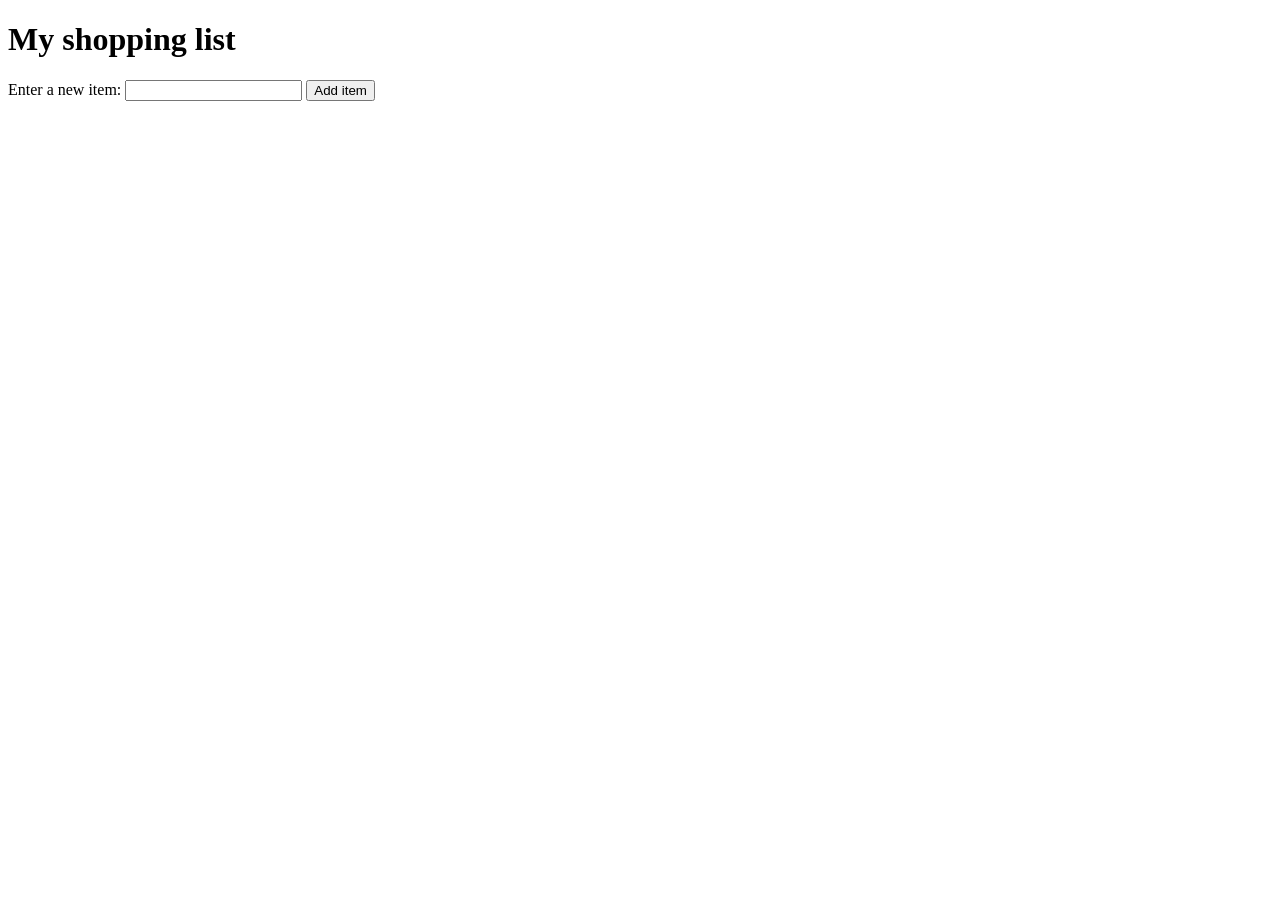
<file: index.html>
<!doctype html>
<html lang="en-US">
  <head>
    <meta charset="utf-8" />
    <meta name="viewport" content="width=device-width, initial-scale=1.0" />
    <title>Shopping list example</title>
    <style>
      li {
        margin-bottom: 10px;
      }

      li button {
        font-size: 12px;
        margin-left: 20px;
        color: #666;
      }
    </style>
  </head>
  <body>
    <!--This is just a comment for commit-->
    <h1>My shopping list</h1>

    <form>
      <label for="item">Enter a new item:</label>
      <input type="text" name="item" id="item" />
      <button>Add item</button>
    </form>

    <ul></ul>

    <script>
      const list = document.querySelector("ul");
      const addItem = document.querySelector("button");
      const item = document.querySelector("input");

      addItem.addEventListener("click", (e) => {
        e.preventDefault();
        let storage = item.value;
        const listItem = document.createElement("li");
        const span = document.createElement("span");
        const remove = document.createElement("button");

        item.value = "";
        listItem.appendChild(span);
        listItem.appendChild(remove);

        span.textContent = storage;
        remove.textContent = "Delete";

        list.appendChild(listItem);

        remove.addEventListener("click", () => {
          listItem.remove();
        });

        item.focus();
      });
    </script>
  </body>
</html>
</file>
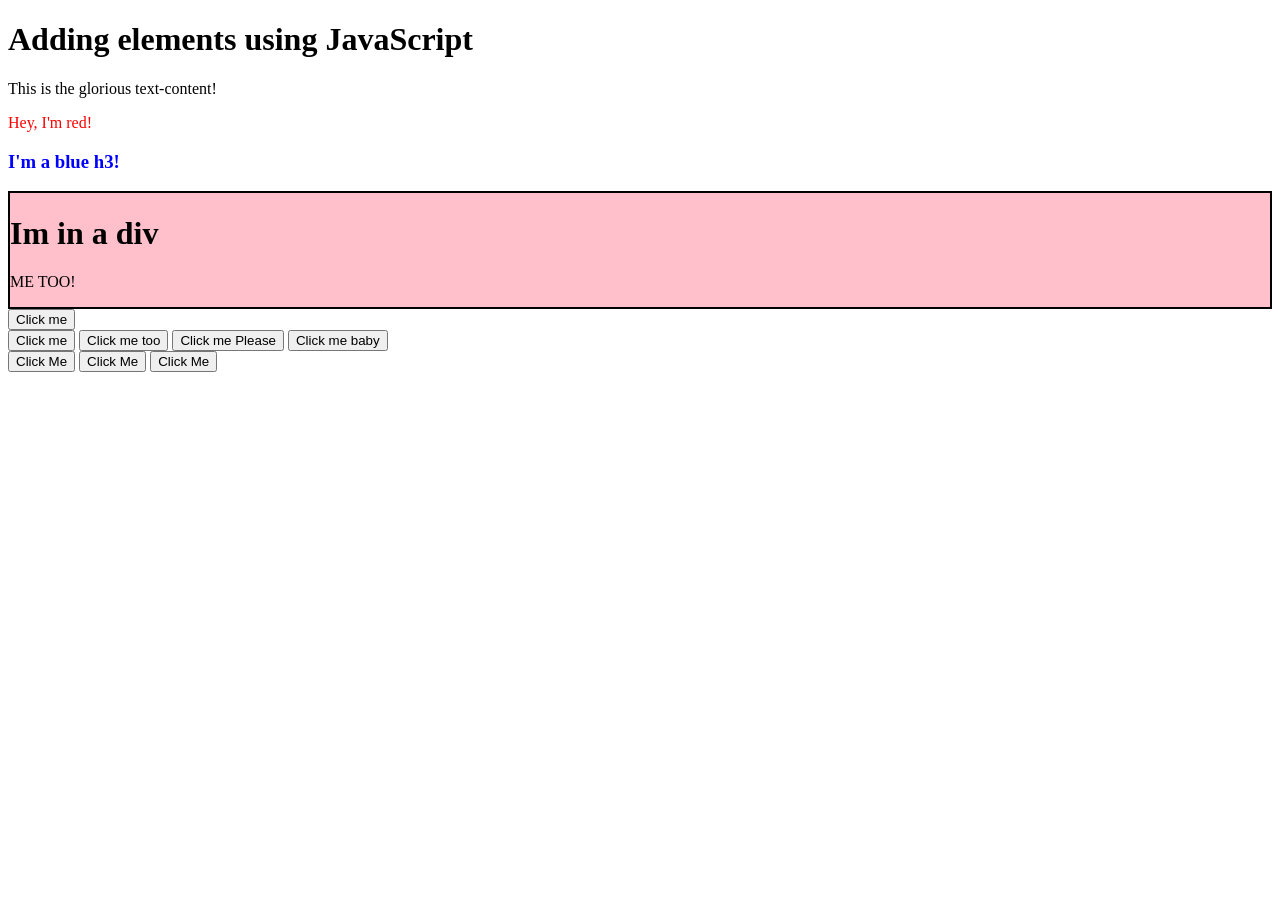
<file: js-exercise-odin-5/index.html>
<!doctype html>
<html lang="en">
  <head>
    <meta charset="UTF-8" />
    <meta name="viewport" content="width=device-width, initial-scale=1.0" />
    <script src="./script.js" defer></script>
    <title>Odin Project 5</title>
  </head>
  <body>
    <h1>Adding elements using JavaScript</h1>
    <div id="container"></div>
    <button id="btn">Click me</button>
    <button id="btn-second">Click me too</button>
    <button id="btn-third">Click me Please</button>
    <button onclick="alertFunction()">Click me baby</button>
    <div id="container-test">
      <button id="one">Click Me</button>
      <button id="two">Click Me</button>
      <button id="three">Click Me</button>
    </div>
  </body>
</html>
</file>
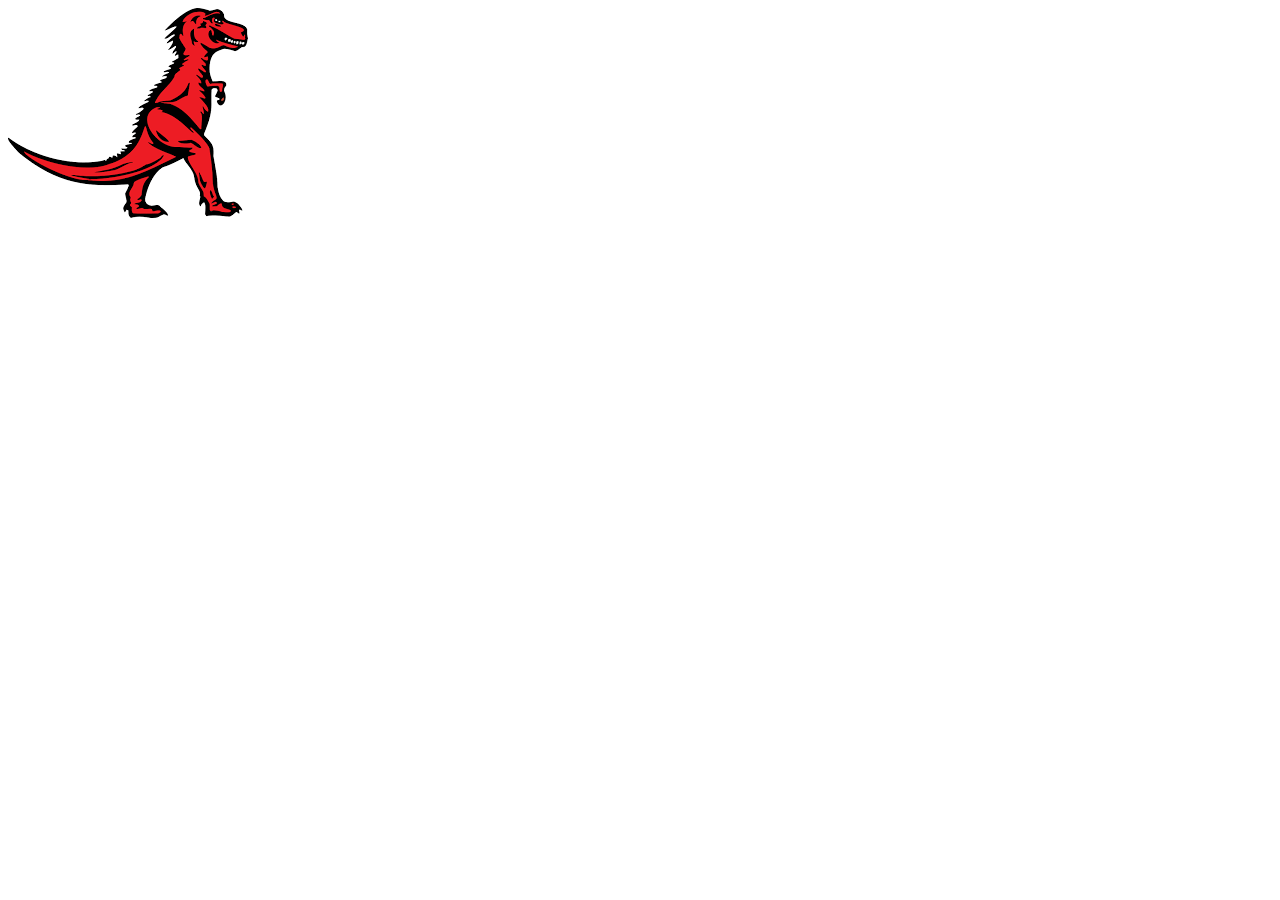
<file: js-exercise-odin-6/index.html>
<!doctype html>
<html lang="en-US">
  <head>
    <meta charset="utf-8" />
    <meta name="viewport" content="width=device-width, initial-scale=1.0" />
    <title>Simple DOM example</title>
  </head>
  <body>
    <section>
      <img
        src="dinosaur.png"
        alt="A red Tyrannosaurus Rex: A two legged dinosaur standing upright like a human, with small arms, and a large head with lots of sharp teeth." />
      <p>
        Here we will add a link to the
        <a href="https://www.mozilla.org/">Mozilla homepage</a>
      </p>
    </section>
    <script>
      const link = document.querySelector("a");
      const sect = document.querySelector("section");
      const para = document.createElement("p");
      const text = document.createTextNode(
        " - the premier source for web development knowledge.",
      );
      const linkPara = document.querySelector("p");
      link.textContent = "Mozilla Developer Network";
      link.href = "https://developer.mozilla.org";
      para.textContent = "We hope you enjoyed the ride";
      linkPara.appendChild(text);
      sect.appendChild(para);
      sect.removeChild(para);
      linkPara.parentNode.removeChild(linkPara);
    </script>
  </body>
</html>
</file>
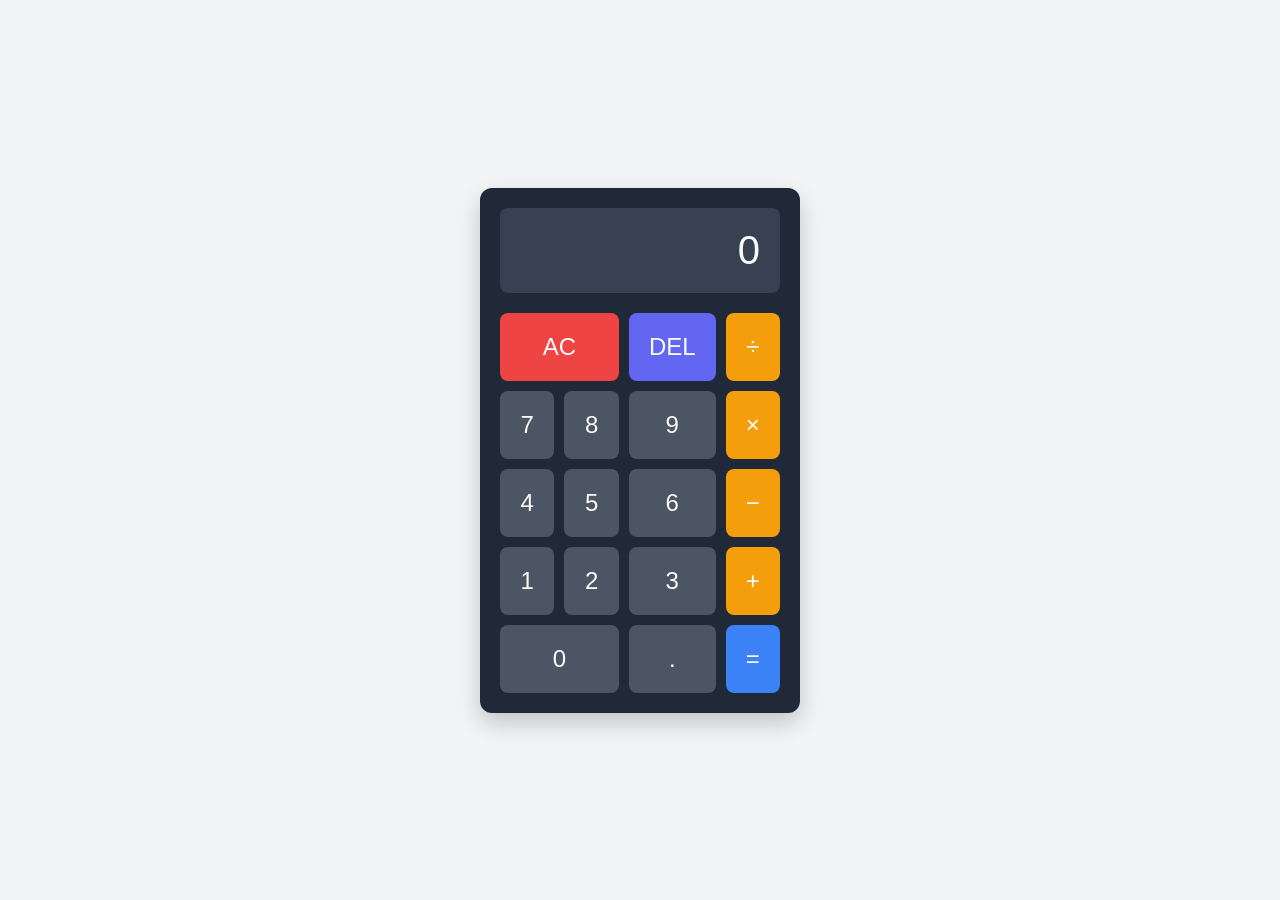
<file: js-project-final-odin/index.html>
<!doctype html>
<html lang="en">
  <head>
    <meta charset="UTF-8" />
    <meta name="viewport" content="width=device-width, initial-scale=1.0" />
    <link rel="stylesheet" href="./styles.css" />
    <title>Calculator</title>
  </head>
  <body>
    <main class="calculator">
      <div class="display" id="display">0</div>
      <div class="buttons">
        <button class="btn clear" id="clear">AC</button>
        <button class="btn backspace" id="backspace">DEL</button>
        <button class="btn operator" data-op="/">÷</button>

        <button class="btn digit" data-num="7">7</button>
        <button class="btn digit" data-num="8">8</button>
        <button class="btn digit" data-num="9">9</button>
        <button class="btn operator" data-op="*">×</button>

        <button class="btn digit" data-num="4">4</button>
        <button class="btn digit" data-num="5">5</button>
        <button class="btn digit" data-num="6">6</button>
        <button class="btn operator" data-op="-">−</button>

        <button class="btn digit" data-num="1">1</button>
        <button class="btn digit" data-num="2">2</button>
        <button class="btn digit" data-num="3">3</button>
        <button class="btn operator" data-op="+">+</button>

        <button class="btn digit span-two" data-num="0">0</button>
        <button class="btn digit" data-num=".">.</button>
        <button class="btn equals" id="equals">=</button>
      </div>
    </main>
    <script src="./script.js"></script>
  </body>
</html>
</file>
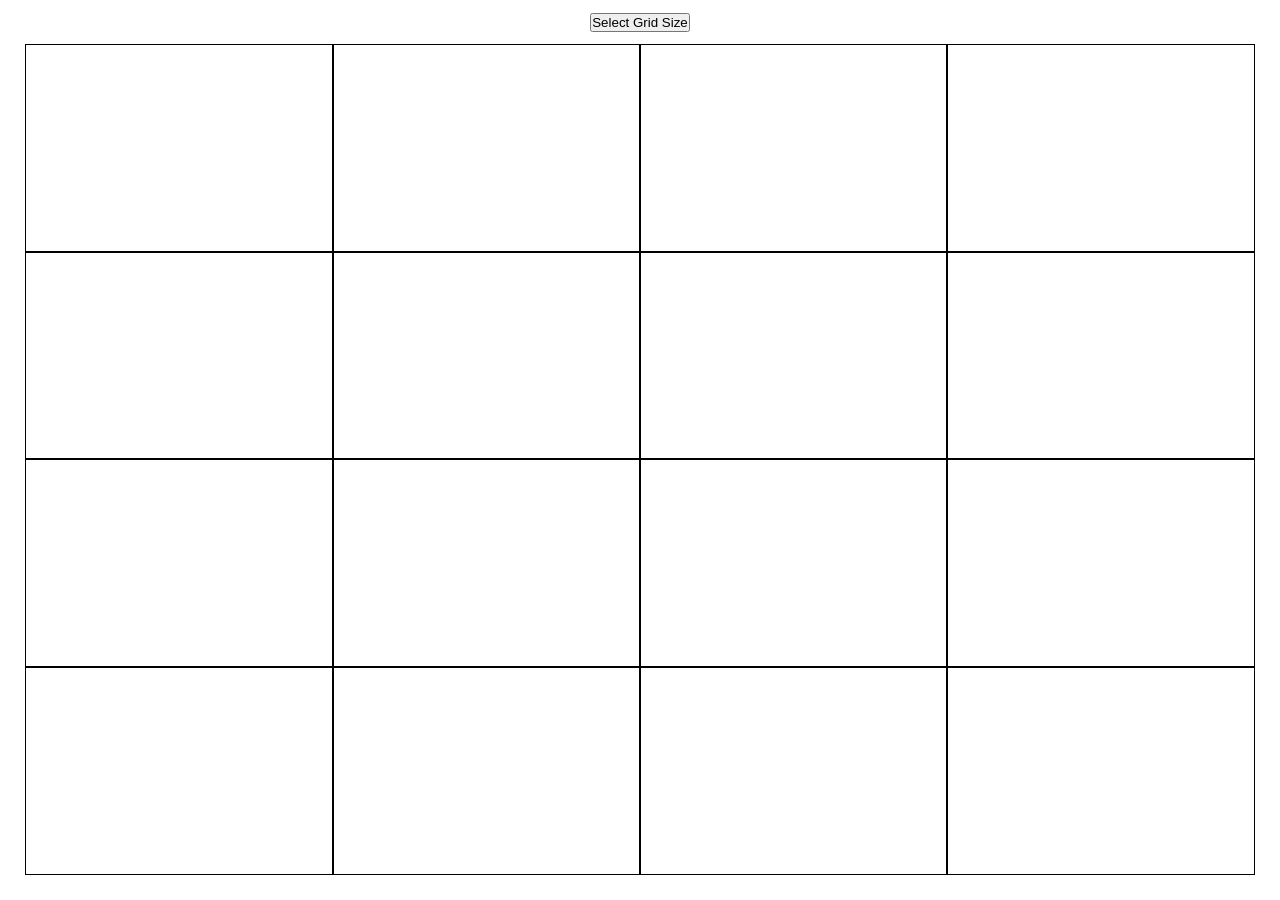
<file: js-project-odin-2/index.html>
<!doctype html>
<html lang="en">
  <head>
    <meta charset="UTF-8" />
    <meta name="viewport" content="width=device-width, initial-scale=1.0" />
    <link rel="stylesheet" href="./styles.css" />
    <title>Etch-a-Sketch</title>
  </head>
  <body>
    <div class="container"></div>
    <script src="./script.js"></script>
  </body>
</html>
</file>
<file: js-project-final-odin/styles.css>
* {
  box-sizing: border-box;
  margin: 0;
  padding: 0;
}

body {
  display: flex;
  justify-content: center;
  align-items: center;
  min-height: 100vh;
  background-color: #f3f4f6;
  font-family: "Segoe UI", Tahoma, Geneva, Verdana, sans-serif;
}

.calculator {
  background-color: #1f2937;
  padding: 20px;
  border-radius: 12px;
  box-shadow: 0 10px 25px rgba(0, 0, 0, 0.2);
  width: 320px;
}

.display {
  background-color: #374151;
  color: #f9fafb;
  font-size: 2.5rem;
  text-align: right;
  padding: 20px;
  border-radius: 8px;
  margin-bottom: 20px;
  word-wrap: break-word;
  word-break: break-all;
  min-height: 80px;
  display: flex;
  align-items: flex-end;
  justify-content: flex-end;
}

.buttons {
  display: grid;
  grid-template-columns: repeat(4, 1fr);
  gap: 10px;
}

.btn {
  padding: 20px;
  font-size: 1.5rem;
  border: none;
  border-radius: 8px;
  cursor: pointer;
  background-color: #4b5563;
  color: #f9fafb;
  transition:
    background-color 0.2s,
    transform 0.1s;
}

.btn:hover {
  background-color: #6b7280;
}

.btn:active {
  transform: scale(0.95);
}

.operator {
  background-color: #f59e0b;
  color: #fff;
}

.operator:hover {
  background-color: #fbbf24;
}

.equals {
  background-color: #3b82f6;
}

.equals:hover {
  background-color: #60a5fa;
}

.clear {
  background-color: #ef4444;
  grid-column: span 2;
}

.clear:hover {
  background-color: #f87171;
}

.backspace {
  background-color: #6366f1;
}

.backspace:hover {
  background-color: #818cf8;
}

.span-two {
  grid-column: span 2;
}
</file>
<file: js-project-odin-2/styles.css>
*,
*::before,
*::after {
  box-sizing: border-box;
  margin: 0;
  padding: 0;
}

.container {
  display: flex;
  flex-direction: column;
  justify-content: center;
  align-items: center;
  padding: 1%;
  height: 100vh;
}

.sub-container {
  display: flex;
  flex-direction: row;
  width: 100%;
  height: 100%;
  flex-wrap: wrap;
  padding: 1%;
  align-content: flex-start;
}

.sub-container .grid-square {
  border: 1px solid black;
  width: 25%;
  height: 25%;
}

.sub-container .new-grid-square {
  border: 1px solid black;
}
</file>
